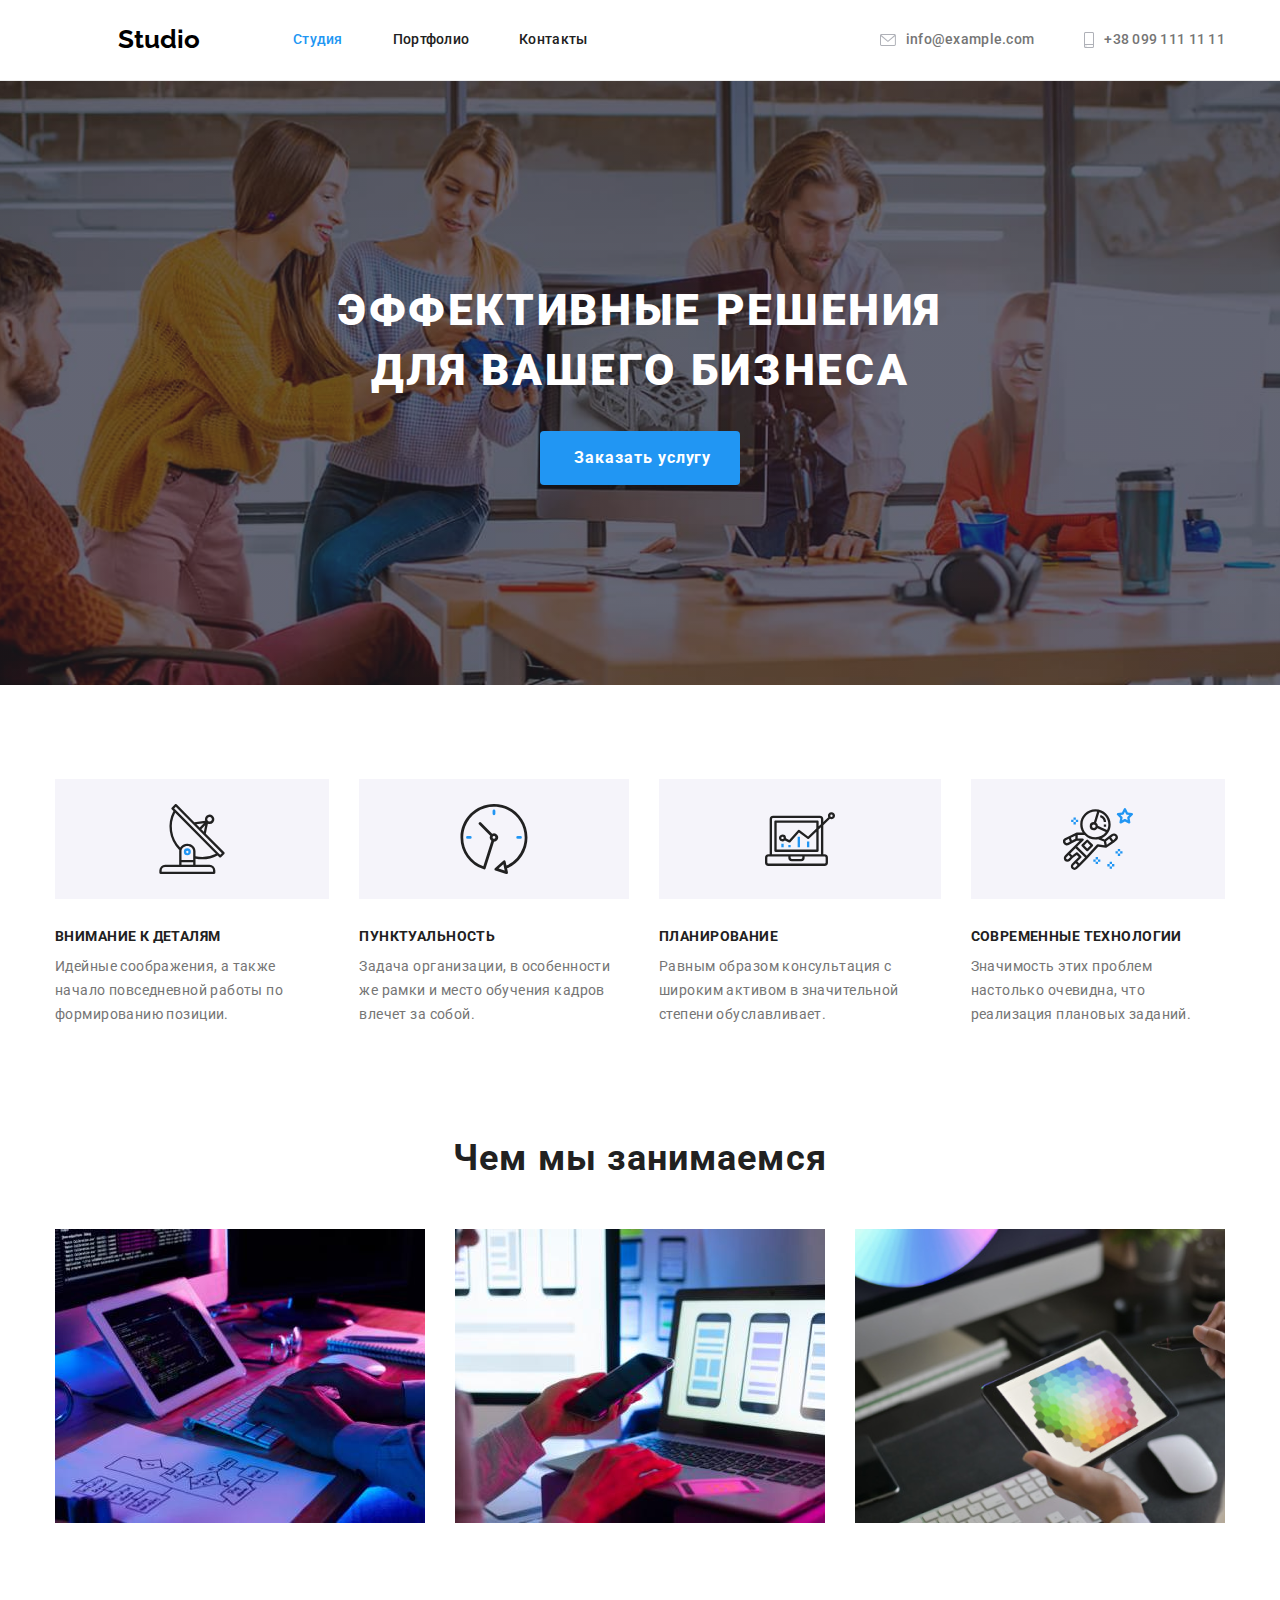
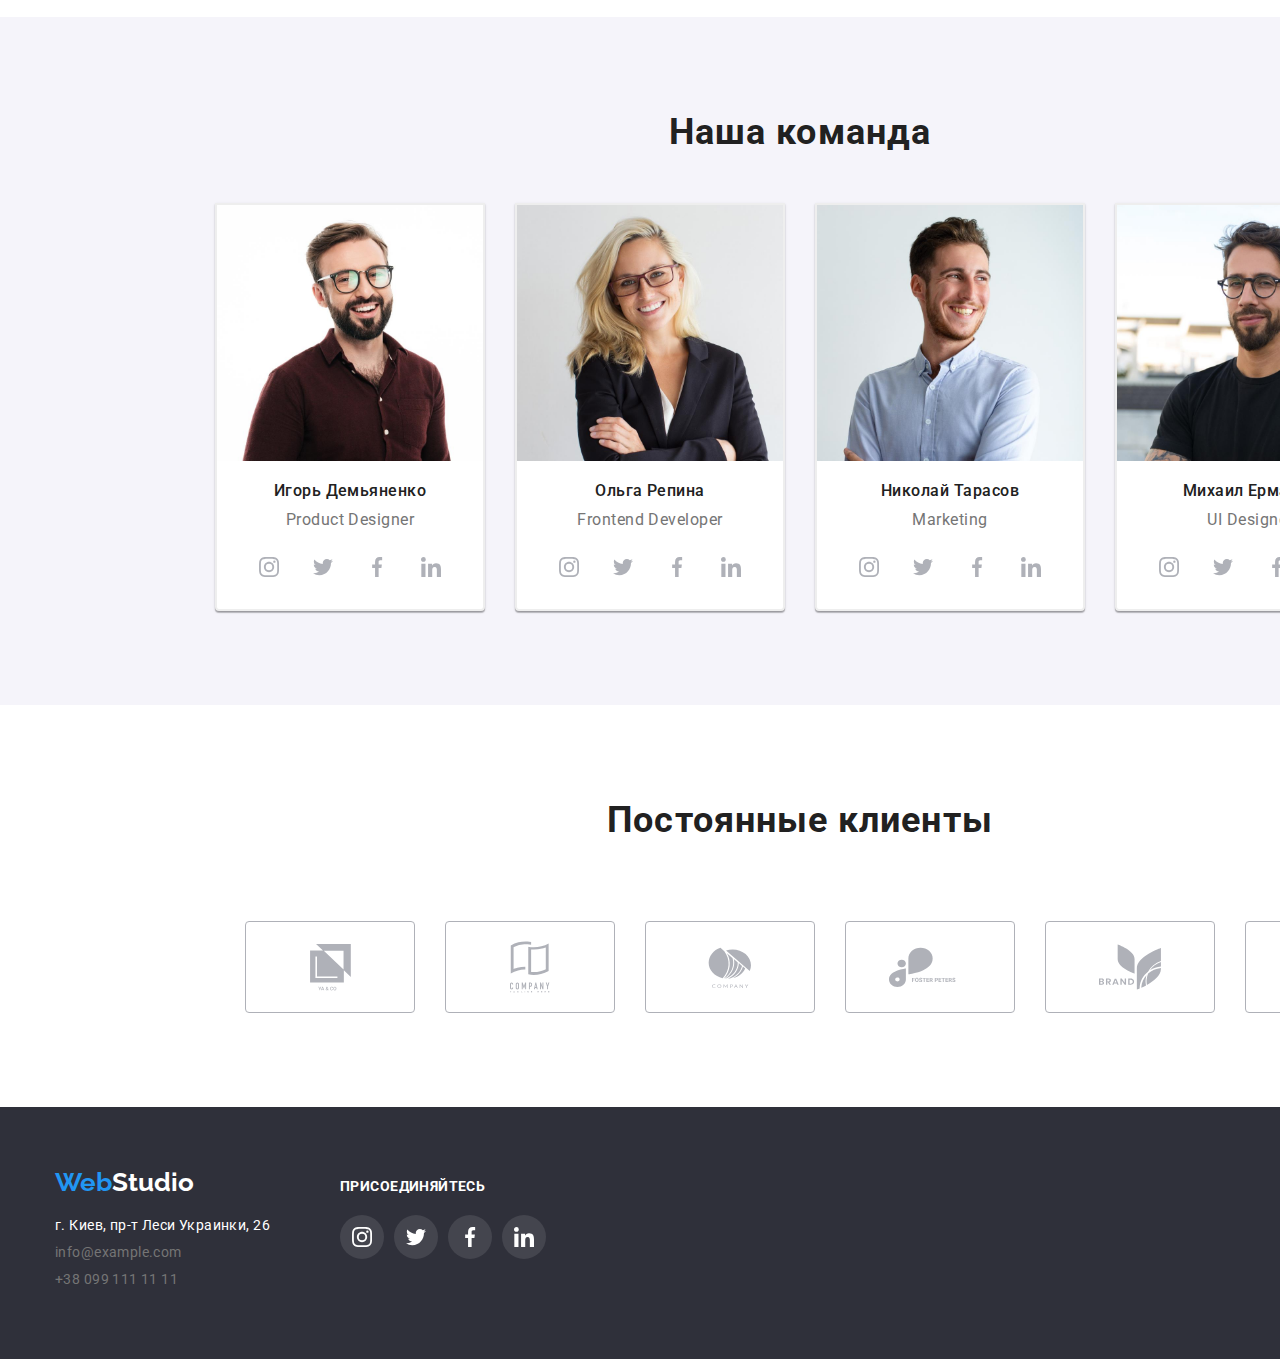
<file: index.html>
<!DOCTYPE html>
<html lang="ru">
<head>
    <meta charset="UTF-8">
    <meta http-equiv="X-UA-Compatible" content="IE=edge">
    <meta name="viewport" content="width=device-width, initial-scale=1.0">
    <title>WebStudiо</title>
    <link href="https://fonts.googleapis.com/css2?family=Raleway:wght@700&family=Roboto:wght@400;500;700;900&display=swap"
    rel="stylesheet">
    <link rel="stylesheet" href="https://cdnjs.cloudflare.com/ajax/libs/modern-normalize/1.0.0/modern-normalize.min.css">
    <link rel="stylesheet" href="css/style.css">
</head>

<body>
  <!--шапка сторінки--> 
    <header>
        <div class="container logo-nav">
            <a class="logo" href="index.html">Web <span class="logo-header">Studio</span></a>
            <!--навігація на інші сторінки-->
            <div class="nav header">
                <ul class="site-nav">
                    <li class="item"><a href="index.html" class="link-nav current">Студия</a></li> 
                    <li class="item"><a href="portfolio.html" class="link-nav ">Портфолио</a></li> 
                    <li class="item"><a href="Контакты" class="link-nav">Контакты</a></li> 
                </ul>
            </div>
            <div class="contact-header">
                <ul class="site-nav contact-header">
                    <li class="item-contact"><a class="link-contact" href="mailto:info@example.com" >
                        <svg class="icon-envelope" width="16" height="12">
                            <use class="envelope" href="./images/icons.svg#icon-envelope"></use>
                        </svg>
                        info@example.com</a></li>
                    <li class="item-contact"><a class="link-contact" href="tel:+380991111111">
                        <svg class="icon-smartphone" width="10" height="16">
                            <use href="./images/icons.svg#icon-smartphone"></use>
                        </svg>+38 099 111 11 11</a></li>
                </ul>
            </div>
        </div>
  </header> 
  <!--унікальний контент-->
  <main>
        <section class="main">
            <div class="container">
                <h1 class="title">Эффективные решения для вашего бизнеса</h1>
                <button type="button" class="stydio-button pointer"> Заказать услугу</button>
            </div>
                        
        </section> 
        <!--особливості компанії-->
        <section class="peculiarity-section">
            <div class="container" >
                <h2 hidden>скрытый заголовок</h2>
                <ul class="list">
                    <li class="list-item antena">
                        <h3 class="peculiarity">Внимание к деталям</h3>
                        <p class="about-peculiarity">Идейные соображения, а также начало повседневной работы по формированию позиции.
                        </p>
                    </li>
                    <li class="list-item clock">
                        <h3 class="peculiarity">Пунктуальность</h3>
                        <p class="about-peculiarity">Задача организации, в особенности же рамки и место обучения кадров влечет за собой.
                        </p>
                    </li>
                    <li class="list-item diagram">
                        <h3 class="peculiarity">Планирование</h3>
                        <p class="about-peculiarity">Равным образом консультация с широким активом в значительной степени обуславливает.
                        </p>
                    </li>
                    <li class="list-item">
                        <h3 class="peculiarity astronaut"> Современные технологии</h3>
                        <p class="about-peculiarity">Значимость этих проблем настолько очевидна, что реализация плановых заданий.</p>
                    </li>
                </ul>
            </div>
            
        </section>
        <section class="visualization-section">
            <div class="container">
                <h2 class="main-title">Чем мы занимаемся</h2>
                <ul class="visualization">
                    <li class="visualization-item"><img src="images/1.jpg" alt="Мужчина набирает код на клавиатуре" width="350"></li>
                    <li class="visualization-item"><img src="images/2.jpg" alt="Женщина тестирует мобильное приложение" width="350">
                    </li>
                    <li class="visualization-item"><img src="images/3.png" alt="Палитра цветов на планшете" width="350"></li>
                </ul>
            </div>
            
        </section>
        <!--інфо про команду-->
            <section class="user">
                <div class="container">
                    <h2 class="main-title">Наша команда</h2>
                    <ul class="user-block">
                        <li class="user-item">
                            <img src="images/4.jpg" alt="foto Игоря Демьяненко" width="270">
                            <div class="studio-card">
                                <h3>Игорь Демьяненко</h3>
                                <p>Product Designer</p>

                                <ul class="social-icons">
                                    <li class="social-icons-item">
                                        <a href="" class="social-icons-link" target="_blank" rel="noopener noreferrer">
                                            <svg class="icon">
                                                <use href="./images/icons.svg#icon-instagram"></use>
                                            </svg>
                                        </a>
                                    </li>
                                    <li class="social-icons-item">
                                        <a href="" class="social-icons-link" target="_blank" rel="noopener noreferrer">
                                            <svg class="icon">
                                                <use href="./images/icons.svg#icon-twitter"></use>
                                            </svg>
                                        </a>
                                    </li>
                                    <li class="social-icons-item">
                                        <a href="" class="social-icons-link" target="_blank" rel="noopener noreferrer">
                                            <svg class="icon">
                                                <use href="./images/icons.svg#icon-facebook"></use>
                                            </svg>
                                        </a>
                                    </li>
                                    <li class="social-icons-item">
                                        <a href="" class="social-icons-link" target="_blank" rel="noopener noreferrer">
                                            <svg class="icon">
                                                <use href="./images/icons.svg#icon-linkedin"></use>
                                            </svg>
                                        </a>
                                    </li>
                                </ul>


                            </div>
                    
                        </li>
                        <li class="user-item">
                            <img src="images/5.jpg" alt="foto Ольги Репиной" width="270">
                            <div class="studio-card">
                                <h3>Ольга Репина</h3>
                                <p>Frontend Developer</p>
                                <ul class="social-icons">
                                    <li class="social-icons-item">
                                        <a href="" class="social-icons-link" target="_blank" rel="noopener noreferrer">
                                            <svg class="icon">
                                                <use href="./images/icons.svg#icon-instagram"></use>
                                            </svg>
                                        </a>
                                    </li>
                                    <li class="social-icons-item">
                                        <a href="" class="social-icons-link" target="_blank" rel="noopener noreferrer">
                                            <svg class="icon">
                                                <use href="./images/icons.svg#icon-twitter"></use>
                                            </svg>
                                        </a>
                                    </li>
                                    <li class="social-icons-item">
                                        <a href="" class="social-icons-link" target="_blank" rel="noopener noreferrer">
                                            <svg class="icon">
                                                <use href="./images/icons.svg#icon-facebook"></use>
                                            </svg>
                                        </a>
                                    </li>
                                    <li class="social-icons-item">
                                        <a href="" class="social-icons-link" target="_blank" rel="noopener noreferrer">
                                            <svg class="icon">
                                                <use href="./images/icons.svg#icon-linkedin"></use>
                                            </svg>
                                        </a>
                                    </li>
                                </ul>
                            </div>
                    
                        </li>
                        <li class="user-item">
                            <img src="images/6.jpg" alt="foto Николая Тарасова" width="270">
                            <div class="studio-card">
                                <h3>Николай Тарасов</h3>
                                <p>Marketing</p>
                                <ul class="social-icons">
                                    <li class="social-icons-item">
                                        <a href="" class="social-icons-link" target="_blank" rel="noopener noreferrer">
                                            <svg class="icon">
                                                <use href="./images/icons.svg#icon-instagram"></use>
                                            </svg>
                                        </a>
                                    </li>
                                    <li class="social-icons-item">
                                        <a href="" class="social-icons-link" target="_blank" rel="noopener noreferrer">
                                            <svg class="icon">
                                                <use href="./images/icons.svg#icon-twitter"></use>
                                            </svg>
                                        </a>
                                    </li>
                                    <li class="social-icons-item">
                                        <a href="" class="social-icons-link" target="_blank" rel="noopener noreferrer">
                                            <svg class="icon">
                                                <use href="./images/icons.svg#icon-facebook"></use>
                                            </svg>
                                        </a>
                                    </li>
                                    <li class="social-icons-item">
                                        <a href="" class="social-icons-link" target="_blank" rel="noopener noreferrer">
                                            <svg class="icon">
                                                <use href="./images/icons.svg#icon-linkedin"></use>
                                            </svg>
                                        </a>
                                    </li>
                                </ul>
                            </div>
                    
                        </li>
                        <li class="user-item">
                            <img src="images/7.jpg" alt="foto Михаила Ермакова" width="270">
                            <div class="studio-card">
                                <h3>Михаил Ермаков</h3>
                                <p>UI Designer</p>
                                <ul class="social-icons">
                                    <li class="social-icons-item">
                                        <a href="" class="social-icons-link" target="_blank" rel="noopener noreferrer">
                                            <svg class="icon">
                                                <use href="./images/icons.svg#icon-instagram"></use>
                                            </svg>
                                        </a>
                                    </li>
                                    <li class="social-icons-item">
                                        <a href="" class="social-icons-link" target="_blank" rel="noopener noreferrer">
                                            <svg class="icon">
                                                <use href="./images/icons.svg#icon-twitter"></use>
                                            </svg>
                                        </a>
                                    </li>
                                    <li class="social-icons-item">
                                        <a href="" class="social-icons-link" target="_blank" rel="noopener noreferrer">
                                            <svg class="icon">
                                                <use href="./images/icons.svg#icon-facebook"></use>
                                            </svg>
                                        </a>
                                    </li>
                                    <li class="social-icons-item">
                                        <a href="" class="social-icons-link" target="_blank" rel="noopener noreferrer">
                                            <svg class="icon">
                                                <use href="./images/icons.svg#icon-linkedin"></use>
                                            </svg>
                                        </a>
                                    </li>
                                </ul>
                            </div>
                    
                        </li>
                    </ul>
                </div>
                
                    
            </section>
            <section class="client">
                <div class="container">
                    <h2 class="main-title">Постоянные клиенты</h2>
                    <ul class="company">
                        <li class="company-item">
                            <a href="" class="company-link" target="_blank" rel="noopener noreferrer">
                                <svg class="client-icon" width="41px" height="46.7px" >
                                    <use class="company-icon" href="./images/icons.svg#icon-yaco"></use>
                                </svg>
                            </a>
                        </li>
                        <li class="company-item">
                            <a class="company-link" href="" target="_blank" rel="noopener noreferrer">
                                <svg class="client-icon" width="40px" height="52px">
                                    <use class="company-icon" href="./images/icons.svg#icon-tagline-here"></use>
                                </svg>
                            </a>
                        </li>
                        <li class="company-item">
                            <a class="company-link"  href="" target="_blank" rel="noopener noreferrer">
                                <svg class="client-icon" width="43.46px" height="41.18px">
                                    <use class="company-icon" href="./images/icons.svg#icon-company"></use>
                                </svg>
                            </a>
                        </li>
                        <li class="company-item">
                            <a class="company-link" href="" target="_blank" rel="noopener noreferrer">
                                <svg class="client-icon" width="84.44px" height="40.62px">
                                    <use class="company-icon"  href="./images/icons.svg#icon-foster-peters"></use>
                                </svg>
                            </a>
                        </li>
                        <li class="company-item">
                            <a class="company-link" href="" target="_blank" rel="noopener noreferrer">
                                <svg class="client-icon" width="62.54px" height="60px">
                                    <use class="company-icon" href="./images/icons.svg#icon-brand"></use>
                                </svg>
                            </a>
                        </li>
                        <li class="company-item">
                            <a class="company-link" href="" target="_blank" rel="noopener noreferrer">
                                <svg class="client-icon" width="93.79px" height="43.93px">
                                    <use class="company-icon" href="./images/icons.svg#icon-tagline"></use>
                                </svg>
                            </a>
                        </li>
                    </ul>
                </div>
            </section>
    </main>
  <!--підвал-->
    <footer>  
        <div class="container footer">
            <div class="card-footer">
                <a class="logo-basement" href="index.html">Web<span class="logo-footer">Studio</span></a>
                  <address class="site-nav">
                    <div class="adress">
                        <p class="link-footer link-adress">г. Киев, пр-т Леси Украинки, 26</p>
                        <ul class="footer-contact">
                            <li class="contact"><a class="link-footer" href="mailto:info@example.com">info@example.com</a></li>
                            <li class="contact"><a class="link-footer" href="tel:+380991111111">+38 099 111 11 11</a></li>
                         </ul>
                    </div>

                </address>
            </div>
                
                <div class="social">
                    <p class="footer-list">Присоединяйтесь</p>
                    <ul class="social-icons-footer">
                        <li class="social-icons-footer">
                            <a href="" class="social-icons-link-footer" target="_blank" rel="noopener noreferrer">
                                <svg class="icon-footer">
                                    <use href="./images/icons.svg#icon-instagram"></use>
                                </svg>
                            </a>
                        </li>
                        <li class="social-icons-footer">
                            <a href="" class="social-icons-link-footer" target="_blank" rel="noopener noreferrer">
                                <svg class="icon-footer">
                                    <use href="./images/icons.svg#icon-twitter"></use>
                                </svg>
                            </a>
                        </li>
                        <li class="social-icons-footer">
                            <a href="" class="social-icons-link-footer" target="_blank" rel="noopener noreferrer">
                                <svg class="icon-footer">
                                    <use href="./images/icons.svg#icon-facebook"></use>
                                </svg>
                            </a>
                        </li>
                        <li class="social-icons-footer">
                            <a href="" class="social-icons-link-footer" target="_blank" rel="noopener noreferrer">
                                <svg class="icon-footer">
                                    <use href="./images/icons.svg#icon-linkedin"></use>
                                </svg>
                            </a>
                        </li>
                    </ul>
                </div>
        </div>
  </footer>
</body>
</html>
</file>
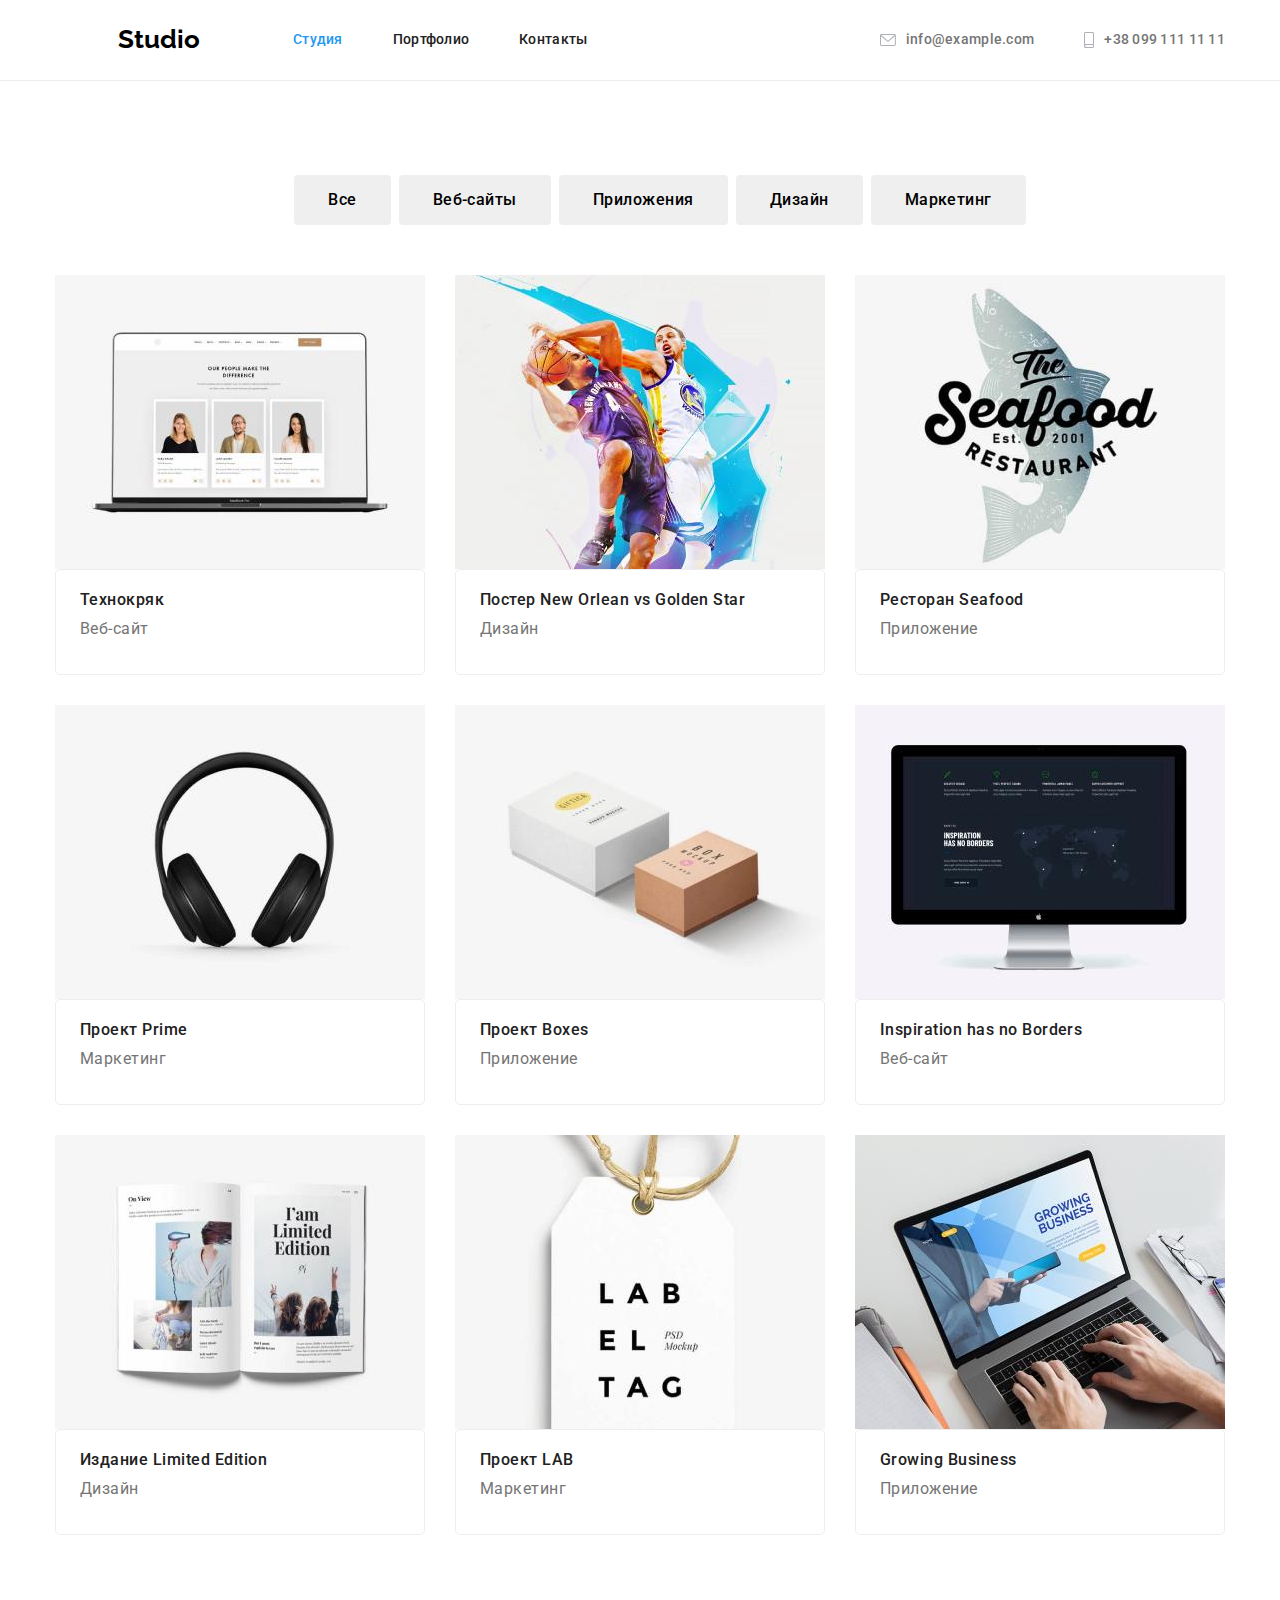
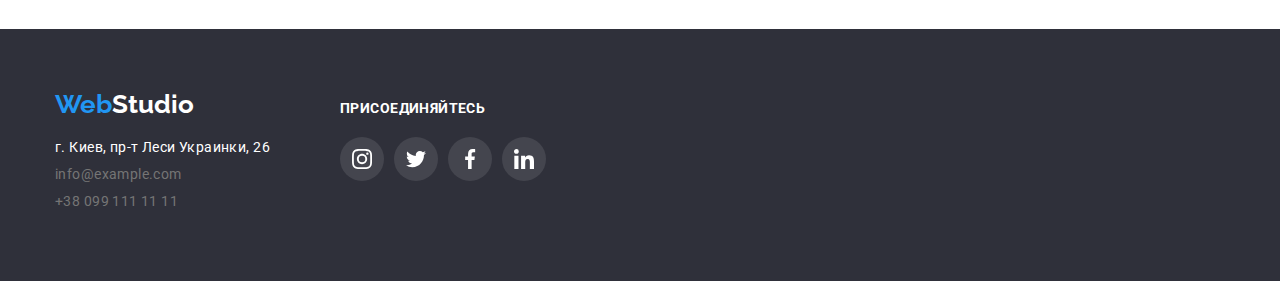
<file: portfolio.html>
<!DOCTYPE html>
<html lang="en">
<head>
    <meta charset="UTF-8">
    <meta http-equiv="X-UA-Compatible" content="IE=edge">
    <meta name="viewport" content="width=device-width, initial-scale=1.0">
    <title>portfolio</title>
    <link href="https://fonts.googleapis.com/css2?family=Raleway:wght@700&family=Roboto:wght@400;500;700;900&display=swap"
 rel="stylesheet">
    <link rel="stylesheet" href="https://cdnjs.cloudflare.com/ajax/libs/modern-normalize/1.0.0/modern-normalize.min.css">
    <link rel="stylesheet" href="css/style.css">
</head>
<body>
    <!--шапка сторінки-->
    <header>
        <div class="container logo-nav">
            <a class="logo" href="index.html">Web <span class="logo-header">Studio</span></a>
            <!--навігація на інші сторінки-->
            <div class="nav header">
                <ul class="site-nav">
                    <li class="item"><a href="index.html" class="link-nav current">Студия</a></li>
                    <li class="item"><a href="portfolio.html" class="link-nav ">Портфолио</a></li>
                    <li class="item"><a href="Контакты" class="link-nav">Контакты</a></li>
                </ul>
            </div>
            <div class="contact-header">
                <ul class="site-nav contact-header">
                    <li class="item-contact"><a class="link-contact" href="mailto:info@example.com">
                            <svg class="icon-envelope" width="16" height="12">
                                <use class="envelope" href="./images/icons.svg#icon-envelope"></use>
                            </svg>
                            info@example.com</a></li>
                    <li class="item-contact"><a class="link-contact" href="tel:+380991111111">
                            <svg class="icon-smartphone" width="10" height="16">
                                <use href="./images/icons.svg#icon-smartphone"></use>
                            </svg>+38 099 111 11 11</a></li>
                </ul>
            </div>
        </div>
    </header>

    <main >
        <section class="section">
            <div class="container">
                <h1 hidden>портфолио</h1>
                <ul class="portfolio-button">
                    <li class="item-button"> <button type="button" class="element">Все</button></li>
                    <li class="item-button"> <button type="button" class="element">Веб-сайты</button></li>
                    <li class="item-button"> <button type="button" class="element">Приложения</button></li>
                    <li class="item-button"> <button type="button" class="element">Дизайн</button></li>
                    <li class="item-button"> <button type="button" class="element">Маркетинг</button></li>
                </ul>
                
                <h2 hidden>галерея</h2>
                <ul class="gallery">
                    <li class="gallery-item">
                        <a class="gallery-item-link" href="">
                            <img src="images/portfolio/1.jpg" alt="ноутбук на котором изображены люди" width="370">
                            <div class="portfolio-card">
                                <h3 class="card-element">Технокряк</h3>
                                <p>Веб-сайт</p>
                            </div>
                        </a>
                    </li>
                    <li class="gallery-item">
                        <a class="gallery-item-link" href="">
                            <img src="images/portfolio/2.jpg" alt="мужчины и баскетбольный мяч" width="370">
                            <div class="portfolio-card">
                                <h3 class="card-element"> Постер New Orlean vs Golden Star</h3>
                                <p>Дизайн </p>
                            </div>
                        </a>
                    </li>
                    <li class="gallery-item">
                        <a class="gallery-item-link" href="">
                            <img src="images/portfolio/3.jpg" alt="рыба и название ресторана" width="370">
                            <div class="portfolio-card">
                                <h3 class="card-element"> Ресторан Seafood</h3>
                                <p>Приложение</p>
                            </div>
                        </a>
                    </li>
                    <li class="gallery-item">
                        <a class="gallery-item-link" href="">
                            <img src="images/portfolio/4.jpg" alt="наушники черного цвета" width="370">
                            <div class="portfolio-card">
                                <h3 class="card-element"> Проект Prime</h3>
                                <p> Маркетинг</p>
                            </div>
                        </a>
                    </li>
                    <li class="gallery-item">
                        <a class="gallery-item-link" href="">
                            <img src="images/portfolio/5.jpg" alt="две коробки, черного и коричневого цвета" width="370">
                            <div class="portfolio-card">
                                <h3 class="card-element"> Проект Boxes</h3>
                                <p> Приложение</p>
                            </div>
                        </a>
                    </li>
                    <li class="gallery-item">
                        <a class="gallery-item-link" href="">
                            <img src="images/portfolio/6.jpg" alt="монитор компютера черного цвета" width="370">
                            <div class="portfolio-card">
                                <h3 class="card-element"> Inspiration has no Borders</h3>
                                <p> Веб-сайт</p>
                            </div>
                        </a>
                    </li>
                    <li class="gallery-item">
                        <a class="gallery-item-link" href="">
                            <img src="images/portfolio/7.jpg" alt="журнал в раскрытом виде" width="370">
                            <div class="portfolio-card">
                                <h3 class="card-element"> Издание Limited Edition</h3>
                                <p> Дизайн</p>
                            </div>
                        </a>
                    </li>
                    <li class="gallery-item">
                        <a class="gallery-item-link" href="">
                            <img src="images/portfolio/8.jpg" alt="бирка белого цвета с черной надписью" width="370">
                            <div class="portfolio-card">
                                <h3 class="card-element">Проект LAB </h3>
                                <p> Маркетинг</p>
                            </div>
                        </a>
                    </li>
                    <li class="gallery-item">
                        <a class="gallery-item-link" href="">
                            <img src="images/portfolio/9.jpg" alt="ноутбук на котором работает человек" width="370">
                            <div class="portfolio-card">
                                <h3 class="card-element">Growing Business</h3>
                                <p>Приложение</p>
                            </div>
                        </a>
                    </li>
                </ul>
                
            </div>
            
        </section>
        
    </main>


    <!--підвал-->
        <footer>
            <div class="container footer">
                <div class="card-footer">
                    <a class="logo-basement" href="index.html">Web<span class="logo-footer">Studio</span></a>
                    <address class="site-nav">
                        <div class="adress">
                            <p class="link-footer link-adress">г. Киев, пр-т Леси Украинки, 26</p>
                            <ul class="footer-contact">
                                <li class="contact"><a class="link-footer" href="mailto:info@example.com">info@example.com</a></li>
                                <li class="contact"><a class="link-footer" href="tel:+380991111111">+38 099 111 11 11</a></li>
                            </ul>
                        </div>
                
                    </address>
                </div>
        
                <div class="social">
                    <p class="footer-list">Присоединяйтесь</p>
                    <ul class="social-icons-footer">
                        <li class="social-icons-footer">
                            <a href="" class="social-icons-link-footer" target="_blank" rel="noopener noreferrer">
                                <svg class="icon-footer">
                                    <use href="./images/icons.svg#icon-instagram"></use>
                                </svg>
                            </a>
                        </li>
                        <li class="social-icons-footer">
                            <a href="" class="social-icons-link-footer" target="_blank" rel="noopener noreferrer">
                                <svg class="icon-footer">
                                    <use href="./images/icons.svg#icon-twitter"></use>
                                </svg>
                            </a>
                        </li>
                        <li class="social-icons-footer">
                            <a href="" class="social-icons-link-footer" target="_blank" rel="noopener noreferrer">
                                <svg class="icon-footer">
                                    <use href="./images/icons.svg#icon-facebook"></use>
                                </svg>
                            </a>
                        </li>
                        <li class="social-icons-footer">
                            <a href="" class="social-icons-link-footer" target="_blank" rel="noopener noreferrer">
                                <svg class="icon-footer">
                                    <use href="./images/icons.svg#icon-linkedin"></use>
                                </svg>
                            </a>
                        </li>
                    </ul>
                </div>
            </div>
        </footer>
</body>
</html>
</file>
<file: css/style.css>
:root {
  --text-color: #757575;
  --logo-color: #2196f3;
  --list-color: #ffffff;
  --title-color: #2f303a;
  --peculiarity-color: #212121;
  --user-color: #f5f4fa;
}
*,
*::before,
*::after {
  box-sizing: border-box;
}
body {
  background: var(--list-color);
  font-family: Roboto, sans-serif;
}
.container {
  width: 1200px;
  padding-left: 15px;
  padding-right: 15px;
  margin-left: auto;
  margin-right: auto;
}
header {
  border-bottom: 1px solid#ECECEC;
}
.logo-nav {
  display: flex;
}
.logo {
  padding-top: 24px;
  padding-bottom: 25px;
  width: 145px;
  font-weight: bold;
  font-size: 26px;
  line-height: 1.19;
  font-family: Raleway;
  color: var(--list-color);
}
.logo-basement {
  display: inline-block;
  margin-bottom:  20px;
  width: 145px;
  font-weight: bold;
  font-size: 26px;
  line-height: 1.19;
  font-family: Raleway;
}
.logo-footer {
  color: var(--list-color);
}
.logo-header {
  color: #000;
}
/*навигация по сайту*/
a {
  text-decoration: none;
  color:var(--logo-color);
  
}
a:active,
a:visited {
  color: var(--logo-color, #2196f3);
}
.nav {
  display: inline-flex;
  flex-direction: row;
  
  
}
.icon-envelope, .icon-smartphone{
  display: inline-flex;
  fill: #AFB1B8; 
}
.link-contact .icon-envelope{
  width: 16px;
  height: 12px;
}
.contact-header{
  display: inline-flex;
  justify-self: flex-end;
  margin-left: auto;
  
}
.link-contact:hover .icon-envelope,
.link-contact:focus .icon-envelope{
  fill: var(--logo-color);
}
.link-contact:hover .icon-smartphone,
.link-contact:focus .icon-smartphone {
  fill: var(--logo-color);
}
.item-contact .icon-envelope{
  align-items: center; 
}
.item-contact:not(:last-child){

}
.link-contact .icon-envelope{
  margin-right: 10px;
}
.link-contact .icon-smartphone{
  margin-right: 10px;
}
.iten-contact{
  display: flex;
  margin-left: auto;
}
.site-nav {
  display: flex;
  flex-direction: row;
  align-items: center;
  padding-left: 0;
  margin-left: auto;
  margin-right: auto;
}
.site-nav .contact:not(:last-child) {
  margin-right: 50px;
}
.site-nav .item-contact {
  justify-content: flex-end;
  margin-left: auto;
}
.site-nav .item:not(:last-child) {
  margin-right: 50px;
}
.site-nav .item:first-child {
  margin-left: 93px;
}
.site-nav .item-contact:not(:last-child) {
  margin-right: 50px;
  /*margin-left: 290px;*/
  margin-left: auto;
}
.contact:not(:last-child){
  margin-right: 50px;
  margin-left: auto;
  
}
.contact-header{
  float: right;
}
.site-nav .link-nav,
.link-contact {
  display: flex;
  padding-top: 32px;
  padding-bottom: 32px;
  font-style: normal;
  text-decoration: none;
  font-weight: 500;
  font-size: 14px;
  line-height: 1.14;
  letter-spacing: 0.02em;
  align-items: center;
}
.site-nav .link-nav {
  color: var(--peculiarity-color);
}
.site-nav .link-contact {
  color: var(--text-color);
}
.site-nav .link-nav:hover,
.site-nav .link-nav:focus {
  color: var(--logo-color, #2196f3);
}
.site-nav .link-contact:hover,
.site-nav .link-contact:focus {
  color: var(--logo-color, #2196f3);
}
.site-nav .link-nav.current {
  color: var(--logo-color, #2196f3);
}
/*курсор для кнопок и ссылок*/
.pointer {
  cursor: pointer;
  width: 200px;
  /*height: 50px;*/
  left: 700px;
  top: 430px;
}
/*Эффективные решения для вашего бизнеса*/
.main {
  margin-top: 0;
  margin-bottom: 0;
  margin-left: auto;
  margin-right: auto;
  /*width: 1600px;*/
  /*height: 600px;*/
  background: var(--title-color, #2f303a);
  padding: 200px 0;
  text-align: center;
  max-width: 1600px;
  background-image: linear-gradient(
    to right,
   rgba(47, 48, 58, 0.4), 
   rgba(47, 48, 58, 0.4)),
   url(../images/фон.jpg);
  background-position: center;
  background-repeat: no-repeat;
  background-size: cover;
}
.title {
  margin: auto;
  margin-bottom: 30px;
  font-weight: 900;
  font-size: 44px;
  line-height: 1.36;
  color: var(--list-color, white);
  width: 696px;
  height: 120px;
  letter-spacing: 0.06em;
  text-align: center;
  text-transform: uppercase;
}
/* Button */
.stydio-button {
  font-weight: bold;
  font-size: 16px;
  line-height: 1.87;
  letter-spacing: 0.06em;
  color: var(--list-color);
  background-color: var(--logo-color);
  font-family: inherit;
  align-items: center;
  text-align: center;
  white-space: nowrap;
}
.section {
  padding-top: 94px;
  padding-bottom: 94px;
}
.portfolio-button .element {
  flex-direction: column;
  font-weight: 500;
  font-size: 16px;
  line-height: 1.6;
  text-align: center;
  letter-spacing: 0.03em;
  
}
.portfolio-button {
  display: flex;
  justify-content: center;
  margin-left: auto;
  margin-right: auto;  
  margin-bottom: 50px;
}
.portfolio-button .element:not(:last-child) {
  /*display: flex;*/
  margin-right: 8px;
}
.portfolio-button .item-button:not(:last-child) {
  margin-right: 8px;
}
.portfolio-button .element:focus,
.portfolio-button .element:hover {
  background: var(--logo-color);
  border-radius: 4px;
  color: var(--list-color);
  box-shadow: 0px 3px 1px rgba(0, 0, 0, 0.1), 0px 1px 2px rgba(0, 0, 0, 0.08), 0px 2px 2px rgba(0, 0, 0, 0.12);
}
/* Особенности */
.peculiarity-section {
  padding-top: 94px;
  padding-bottom: 94px;
}
.list .list-item:not(:last-child) {
  margin-right: 30px;
}
.list {
  display: flex;
  padding-left: 0;
}
.antena::before {
  content:'';
  display: block;
  height: 120px;
  background-image: url(../images/icon/antenna.svg);
  background-size: 70px;
  background-repeat: no-repeat;
  background-position: center;
  background-color: #F5F4FA;
  margin-bottom: 30px;
}
.clock::before{
  content:'';
  display: block;
  height: 120px;
  background-image: url(../images/icon/clock.svg);
  background-size: 70px;
  background-repeat: no-repeat;
  background-position: center;
  background-color: #F5F4FA;
  margin-bottom: 30px;
}
.diagram::before{
  content:'';
  display: block;
  height: 120px;
  background-image: url(../images/icon/diagram.svg);
  background-size: 70px;
  background-repeat: no-repeat;
  background-position: center;
  background-color: #F5F4FA;
  margin-bottom: 30px;
}
.astronaut::before{
  content:'';
  display: block;
  height: 120px;
  background-image: url(../images/icon/astronaut.svg);
  background-size: 70px;
  background-repeat: no-repeat;
  background-position: center;
  background-color: #F5F4FA;
  margin-bottom: 30px;
}
.peculiarity {
  font-family: Roboto;
  font-style: normal;
  font-weight: bold;
  font-size: 14px;
  line-height: 1.14;
  color: var(--peculiarity-color, #212121);
  text-transform: uppercase;
  margin-bottom: 10px;
  letter-spacing: 0.03em;
}
.about-peculiarity {
  font-style: normal;
  font-weight: normal;
  font-size: 14px;
  line-height: 1.71;
  letter-spacing: 0.03em;
}
.visualization-section {
  padding-bottom: 94px;
}
.visualization {
  display: flex;
  padding-left: 0;
}
.visualization-item {
  width: 370px;
  height: 294px;
}
.visualization .visualization-item:not(:last-child) {
  margin-right: 30px;
}
.user {
  background: var(--user-color, #f5f4fa);
  /*height: 648px;*/
  width: 1600px;
  padding-bottom: 94px;
  padding-top: 94px;
  /*justify-content: center;*/
  margin-left: auto;
  margin-right: auto;
}
.studio-card {
  padding: 20px 24px;
  text-align: center;
}
.main-title {
  margin-bottom: 50px;
  font-weight: bold;
  font-size: 36px;
  line-height: 1.17;
  color: var(--peculiarity-color, #212121);
  text-align: center;
  /*width: 1200px;*/
  letter-spacing: 0.03em;
}
.user-block {
  display: flex;
  width: 1200px;
  padding-left: 0;
}
.user-item {
  width: 270px;
  border-radius: 0px 0px 4px 4px;
  border: 2px solid #eeeeee;
  box-shadow: 0px 1px 3px rgba(0, 0, 0, 0.12), 0px 1px 1px rgba(0, 0, 0, 0.14),
    0px 2px 1px rgba(0, 0, 0, 0.2);
  background-color: var(--list-color);
}
.user-block .user-item:not(:last-child) {
  margin-right: 30px;
}
.social-icons .icon {
  width: 20px;
  height: 20px;
  fill: var(--text-color);
}
.social-icons{
  display: inline-flex;
  padding-left: 0;
}
.social-icons-link{
  display: flex;
  justify-content: center;
  align-items: center;
  width: 44px;
  height: 44px;
  border-radius: 50%;
  background-color: #fff;
}
.social-icons-item + .social-icons-item{ 
  margin-left: 10px;
}
.social-icons-link:hover .icon,
.social-icons-link:focus .icon {
fill: var(--list-color);
}
.social-icons-link:hover,
.social-icons-link:focus {
  background-color: var(--logo-color);
}
.social-icons-link .icon{
  fill: #AFB1B8;
}
.client{
  margin-left: auto;
  margin-right: auto;
  width: 1600px;
  padding-top: 94px;
  padding-bottom: 94px;
}
.company{
  display: inline-flex;
  padding-left: 0;
}
.company-item{
  
  margin-top: 30px;
  margin-left: 30px;
  box-sizing: border-box;
  
}
.company-link {
  display: flex;
  justify-content: center;
  align-items: center;
  width: 170px;
  height: 92px;
  border: 1px solid #AFB1B8;
  border-radius: 4px;
  flex-basis: calc((100% - 180px) / 6);
}
.client-icon{
  
}
.company-item:hover {
  
}
.company-link:hover,
.company-link:focus {
  border: 1px solid var(--logo-color);
}
.company-link:hover .company-icon,
.company-link:focus .company-icon {
  fill: var(--logo-color);
}
.company-link .company-icon {
  fill: #AFB1B8;
}
.gallery {
  display: flex;
  flex-wrap: wrap;
  /*justify-content: stretch;*/
  padding-left: 0;
  width: 1200px;
  margin-top: -30px;
  margin-left: -30px;
  
}
.gallery-item-link{
  display: block;
}
.gallery-item {
  
  margin-top: 30px;
  margin-left: 30px;
  width: 370px;
  border-bottom-right-radius: 5px;
  border-bottom-left-radius: 5px;
  cursor: pointer;
  background-color: var(--list-color);
  flex-basis: calc((100% - 3 * 30px) / 3);
}
.gallery-item:hover {
  box-shadow: 0px 1px 1px rgba(0, 0, 0, 0.12), 0px 4px 4px rgba(0, 0, 0, 0.06),
    1px 4px 6px rgba(0, 0, 0, 0.16);
}
.gallery .gallery-item-link:focus {
  box-shadow: 0px 1px 1px rgba(0, 0, 0, 0.12), 0px 4px 4px rgba(0, 0, 0, 0.06),
    1px 4px 6px rgba(0, 0, 0, 0.16);
    outline: none;
}
 .gallery-item .gallery-item-link:focus{
  box-shadow: 0px 1px 1px rgba(0, 0, 0, 0.12), 0px 4px 4px rgba(0, 0, 0, 0.06),
    1px 4px 6px rgba(0, 0, 0, 0.16);
}
.gallery-item:focus{
  box-shadow: 0px 1px 1px rgba(0, 0, 0, 0.12), 0px 4px 4px rgba(0, 0, 0, 0.06),
    1px 4px 6px rgba(0, 0, 0, 0.16);
}

.portfolio-card {
  border: 1px solid #eeeeee;
  border-radius: 5px;
  padding: 20px 24px;
}

/*.gallery-item:nth-child(3n) {
  margin-right: 0;*/
}
/*.gallery-item:nth-last-child(-n + 3) {
  margin-bottom: 0;
}*/
/*.gallery-item:nth-child(3n) {
  margin-right: 0;*/
}
.card-element {
  font-weight: bold;
  font-size: 18px;
  line-height: 2;
  letter-spacing: 0.06em;
}
.adress {
  margin-right: 70px;
}
.social-icons-footer .icon-footer{
  width: 20px;
  height: 20px;
  fill: var(--list-color);
}
.social-icons-footer{
  display: inline-flex;
  padding-left: 0;
  width: 206px;
  height: 44px;
  
}
.social-icons-link-footer{
  display: flex;
  justify-content: center;
  align-items: center;
  width: 44px;
  height: 44px;
  border-radius: 50%;
  background-color: rgba(255, 255, 255, 0.1);
}
.social-icons-footer + .social-icons-footer{ 
  margin-left: 10px;
  
}
.social-icons-link-footer:hover,
.social-icons-link-footer:focus {
  background-color: var(--logo-color);
}
.site-nav .link-footer {
  margin-bottom: 9px;
  font-style: normal;
  text-decoration: none;
  font-size: 14px;
  line-height: 1.14;
  color: var(--text-color);
  letter-spacing: 0.03em;
}
.site-nav .link-footer:hover,
.site-nav .link-footer:focus {
  color: var(--logo-color);
}
.sosial{
  width: 206px;
  height: 80px;
  display: inline-flex;
  flex-basis: calc((50% - 45px) / 2);
  
}
.card-footer{
  flex-basis: calc((50% - 45px) / 2);
  display: block;
}
.footer{
  display: flex;
  align-items: center;
  flex-direction: row;
  align-items: baseline;
}
.footer .sosial, .card-footer {
  
}
.footer-list{
  text-transform: uppercase;
  color: var(--list-color);
  font-weight: bold;
  font-size: 14px;
  line-height: 1.14;
  letter-spacing: 0.03em;
  margin-bottom: 20px;
  
}
.adress .link-adress {
  color: var(--list-color);
   white-space: nowrap;
}
.footer-contact {
  padding-left: 0;
}
.footer-contact .contact {
  margin-bottom: 9px;
}

img {
  display: block;
  width: 100%;
  height: auto;
}
h1 {
  margin-bottom: 0;
  text-align: center;
}
h2 {
  margin-top: 0;
  margin-bottom: 0;
}
h3 {
  margin-top: 0;
  margin-bottom: 10px;
  font-weight: 500;
  font-size: 16px;
  line-height: 1.19;
  color: var(--peculiarity-color, #212121);
  /*text-align: center;*/
  letter-spacing: 0.03em;
}
button {
  border-color: transparent;
  margin-top: 0;
  margin-bottom: 0;
  padding: 10px 32px;
  border-radius: 4px;
  text-align: center;
}
p {
  margin-top: 0;
  margin-bottom: 16px;
  font-weight: normal;
  font-size: 16px;
  line-height: 1.19;
  color: var(--text-color, #757575);
  /*text-align: center;*/
  letter-spacing: 0.03em;
}
address {
  font-style: normal;

}
ul {
  margin-top: 0;
  margin-bottom: 0;
  list-style: none;
  color: var(--peculiarity-color, #212121);
}

footer {
  padding-top: 60px;
  padding-bottom: 60px;
  margin-top: 0;
  background: var(--title-color, #2f303a);
  height: 252px;
  
}
</file>
